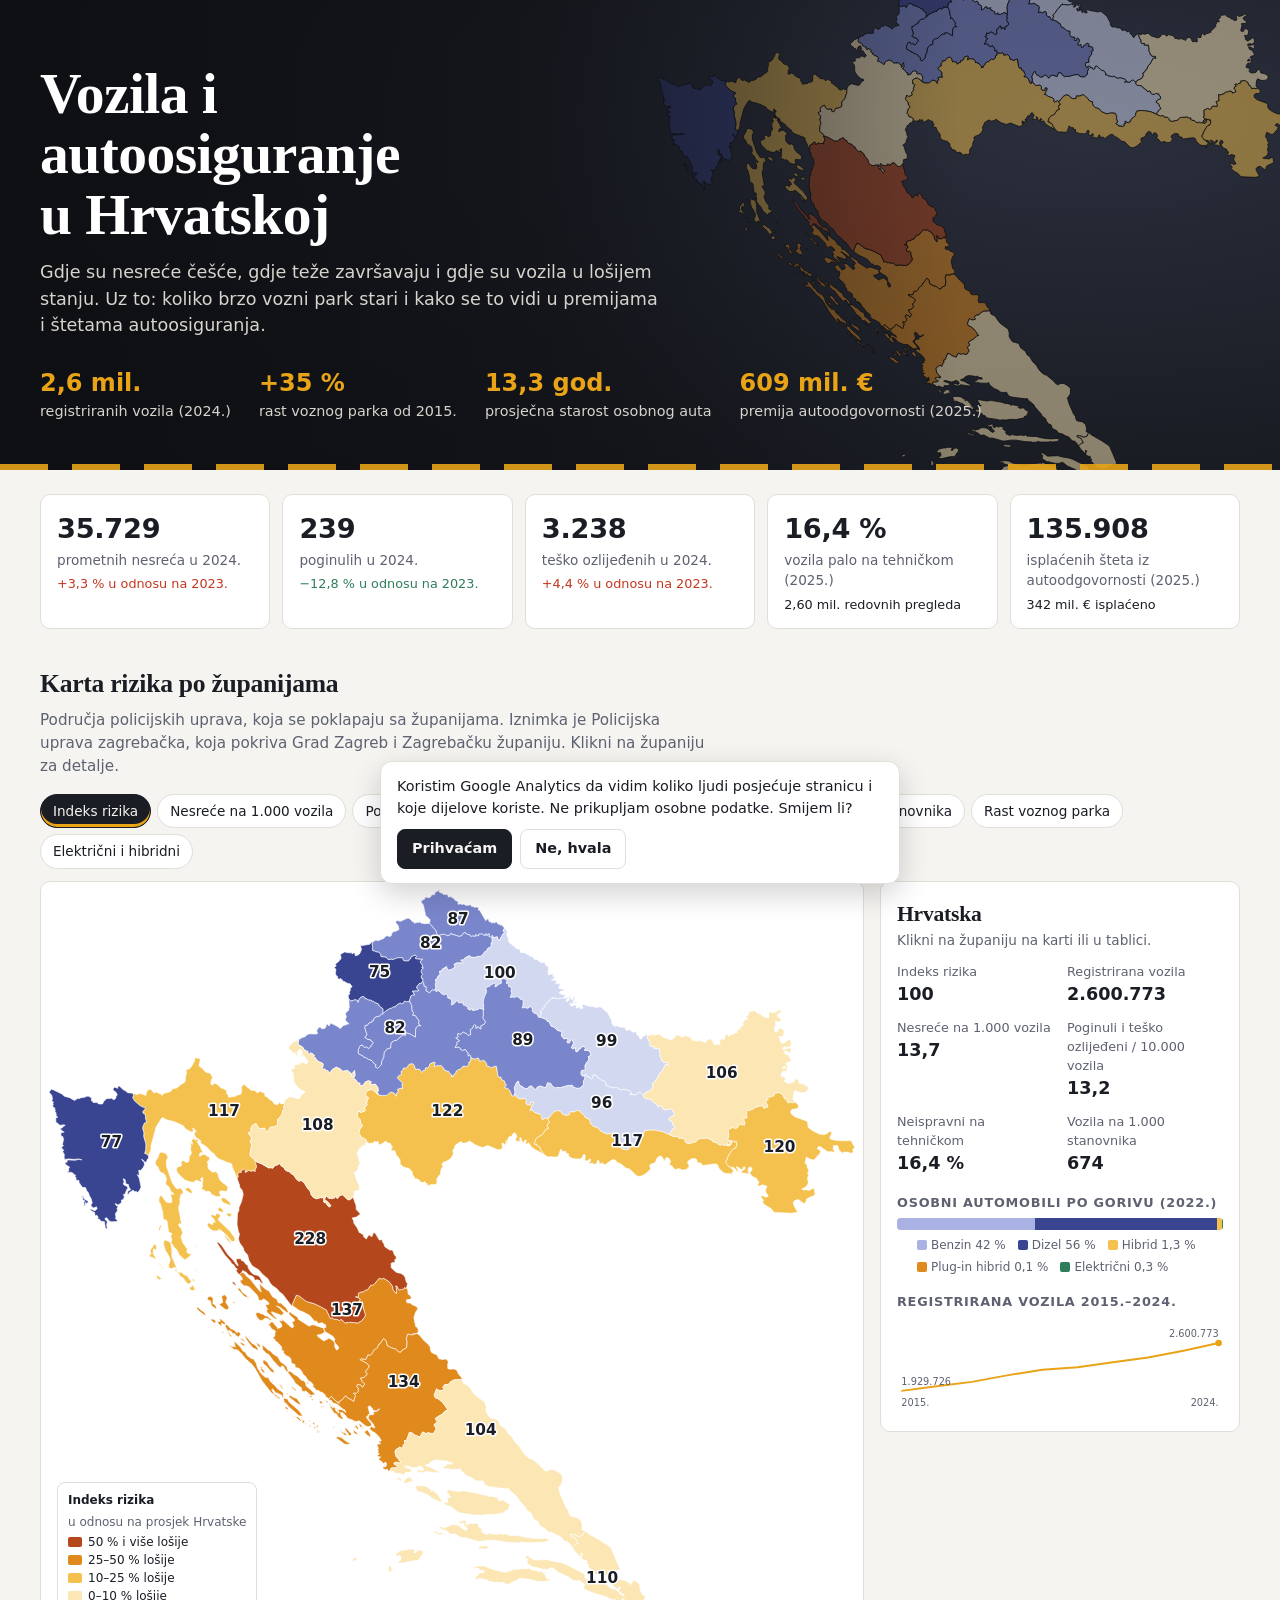
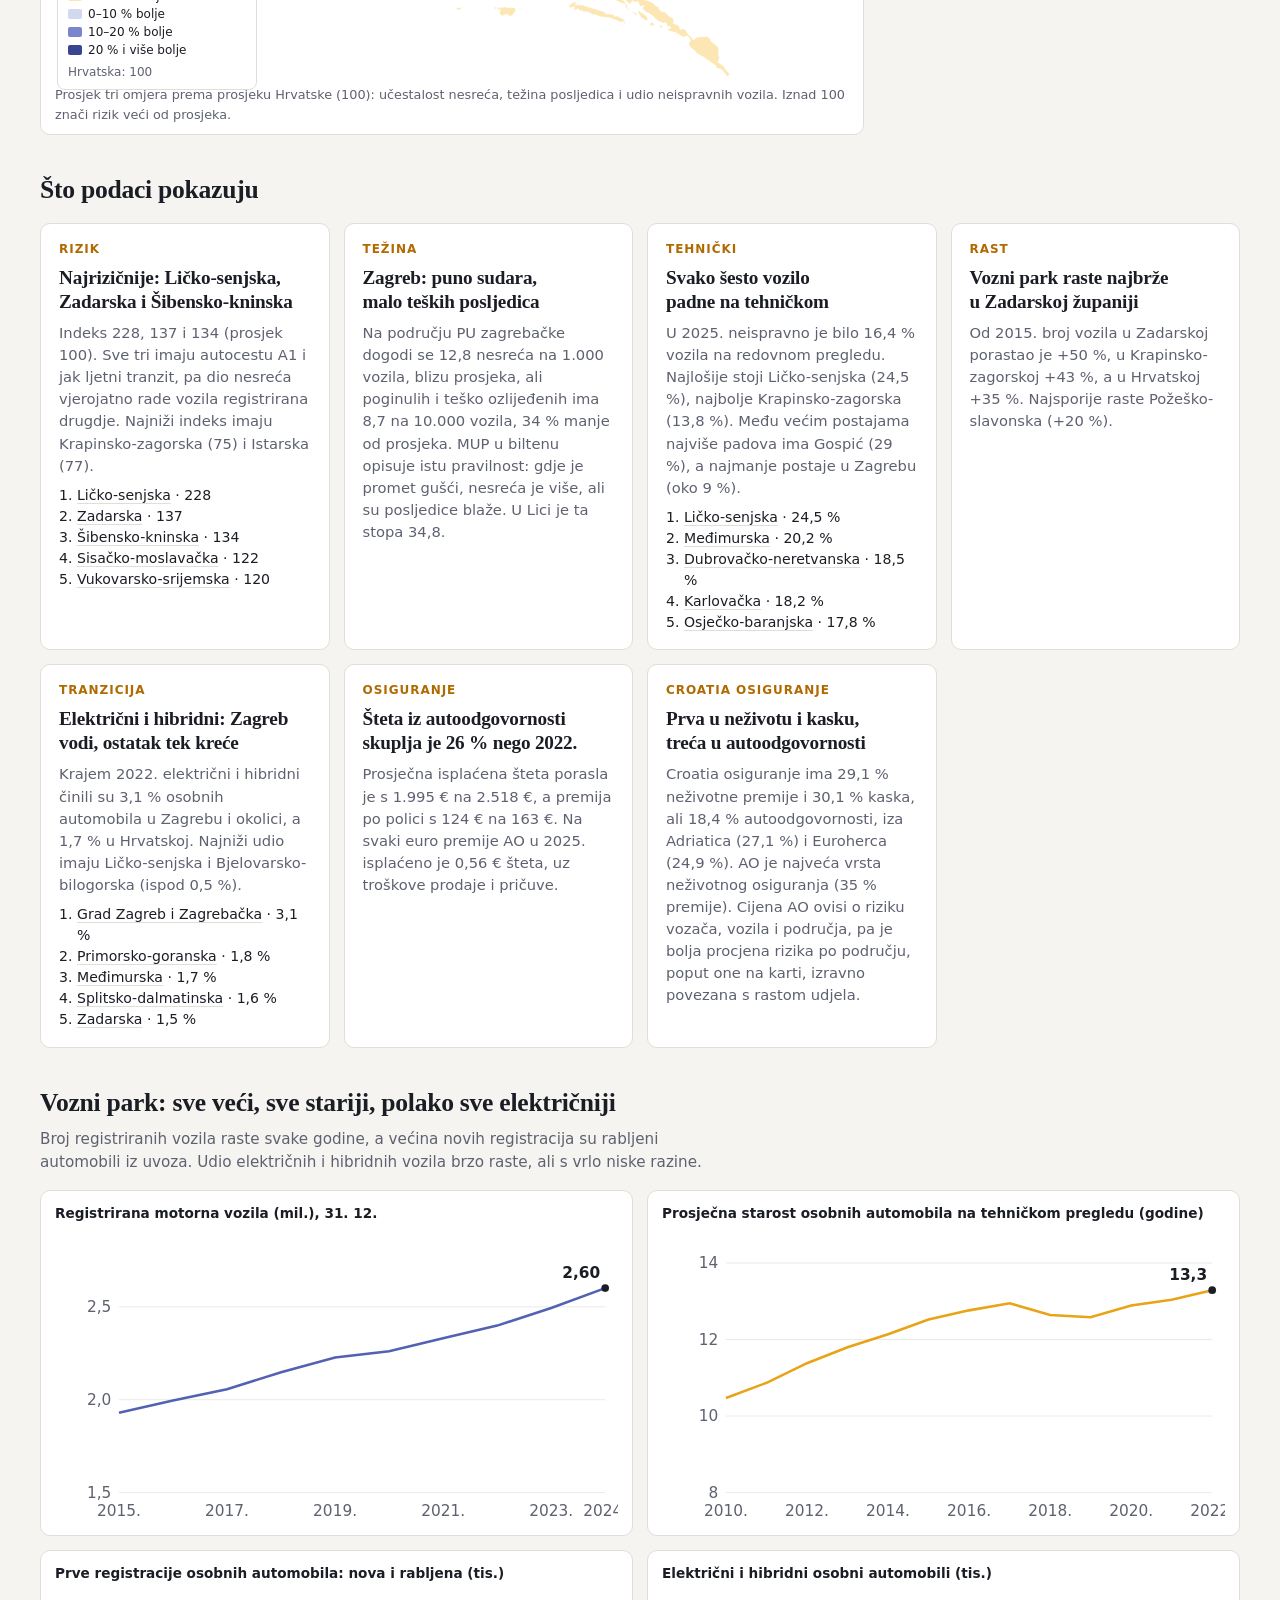
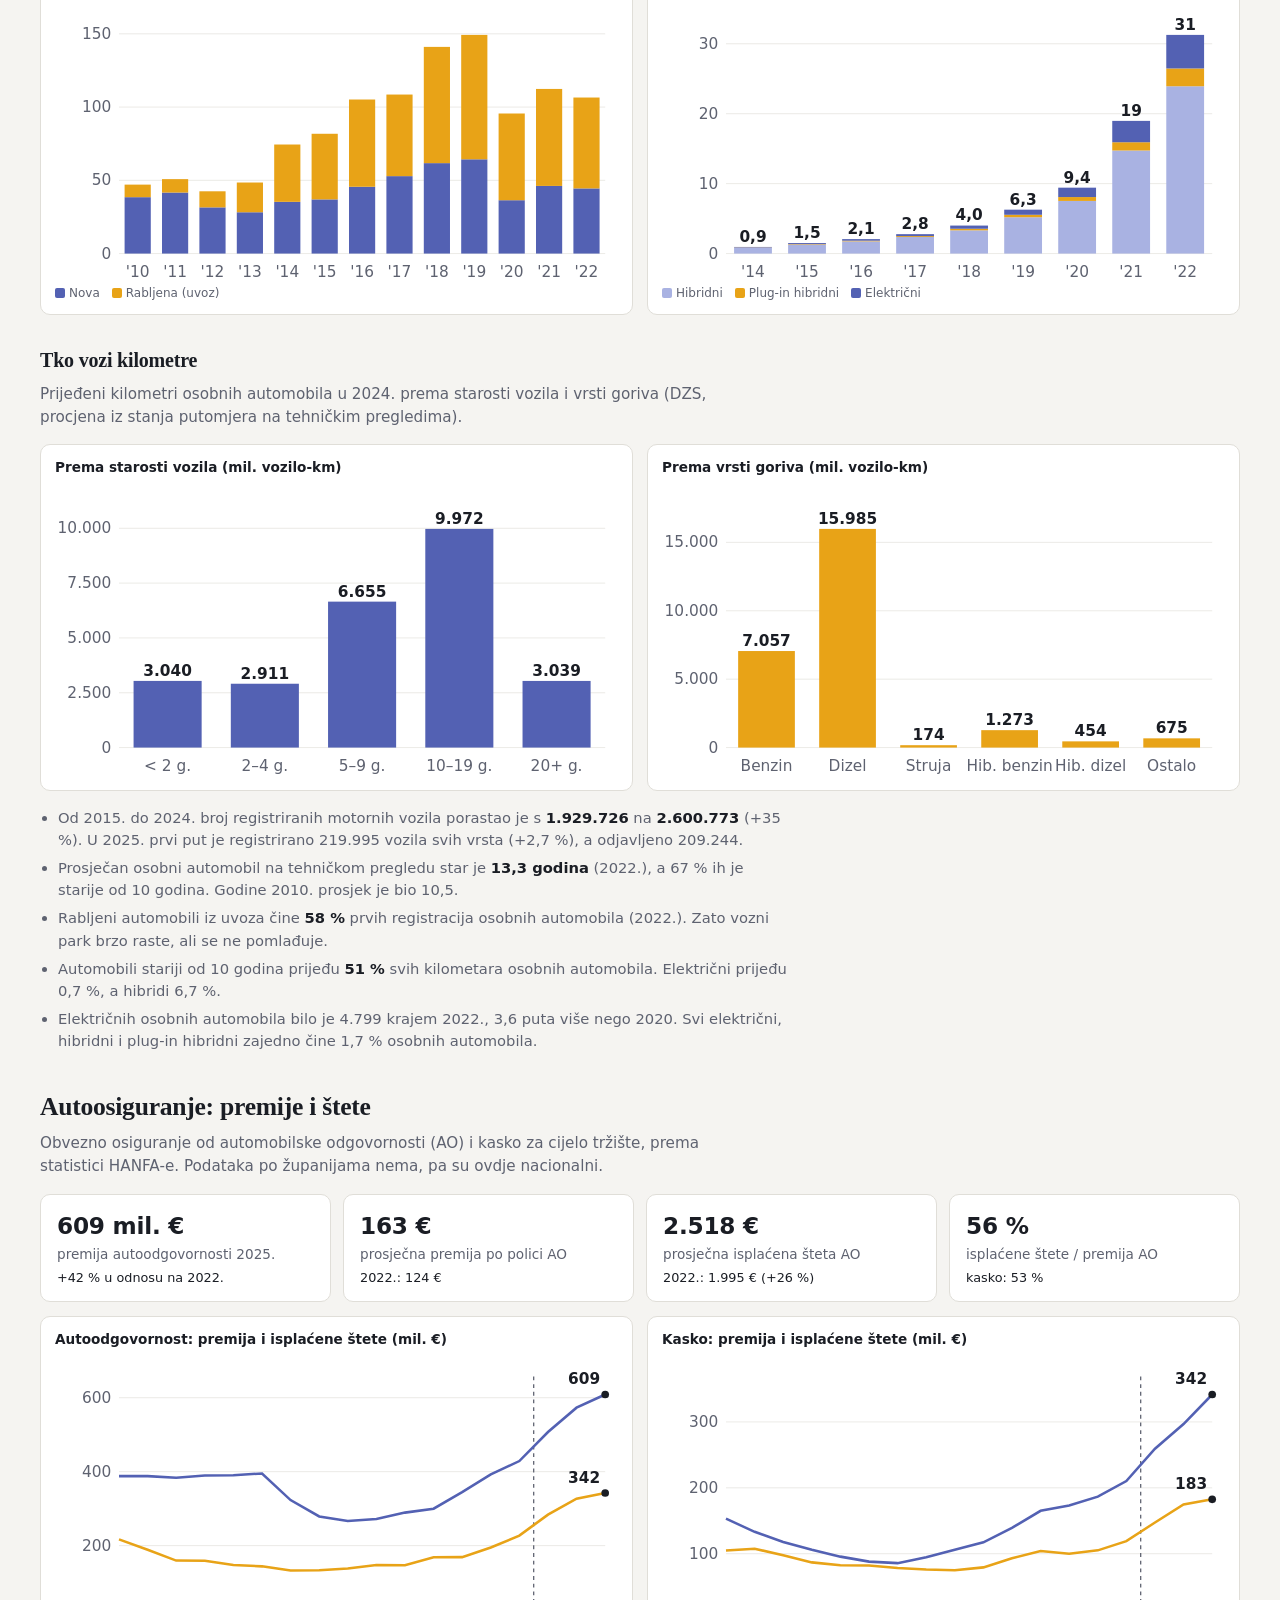
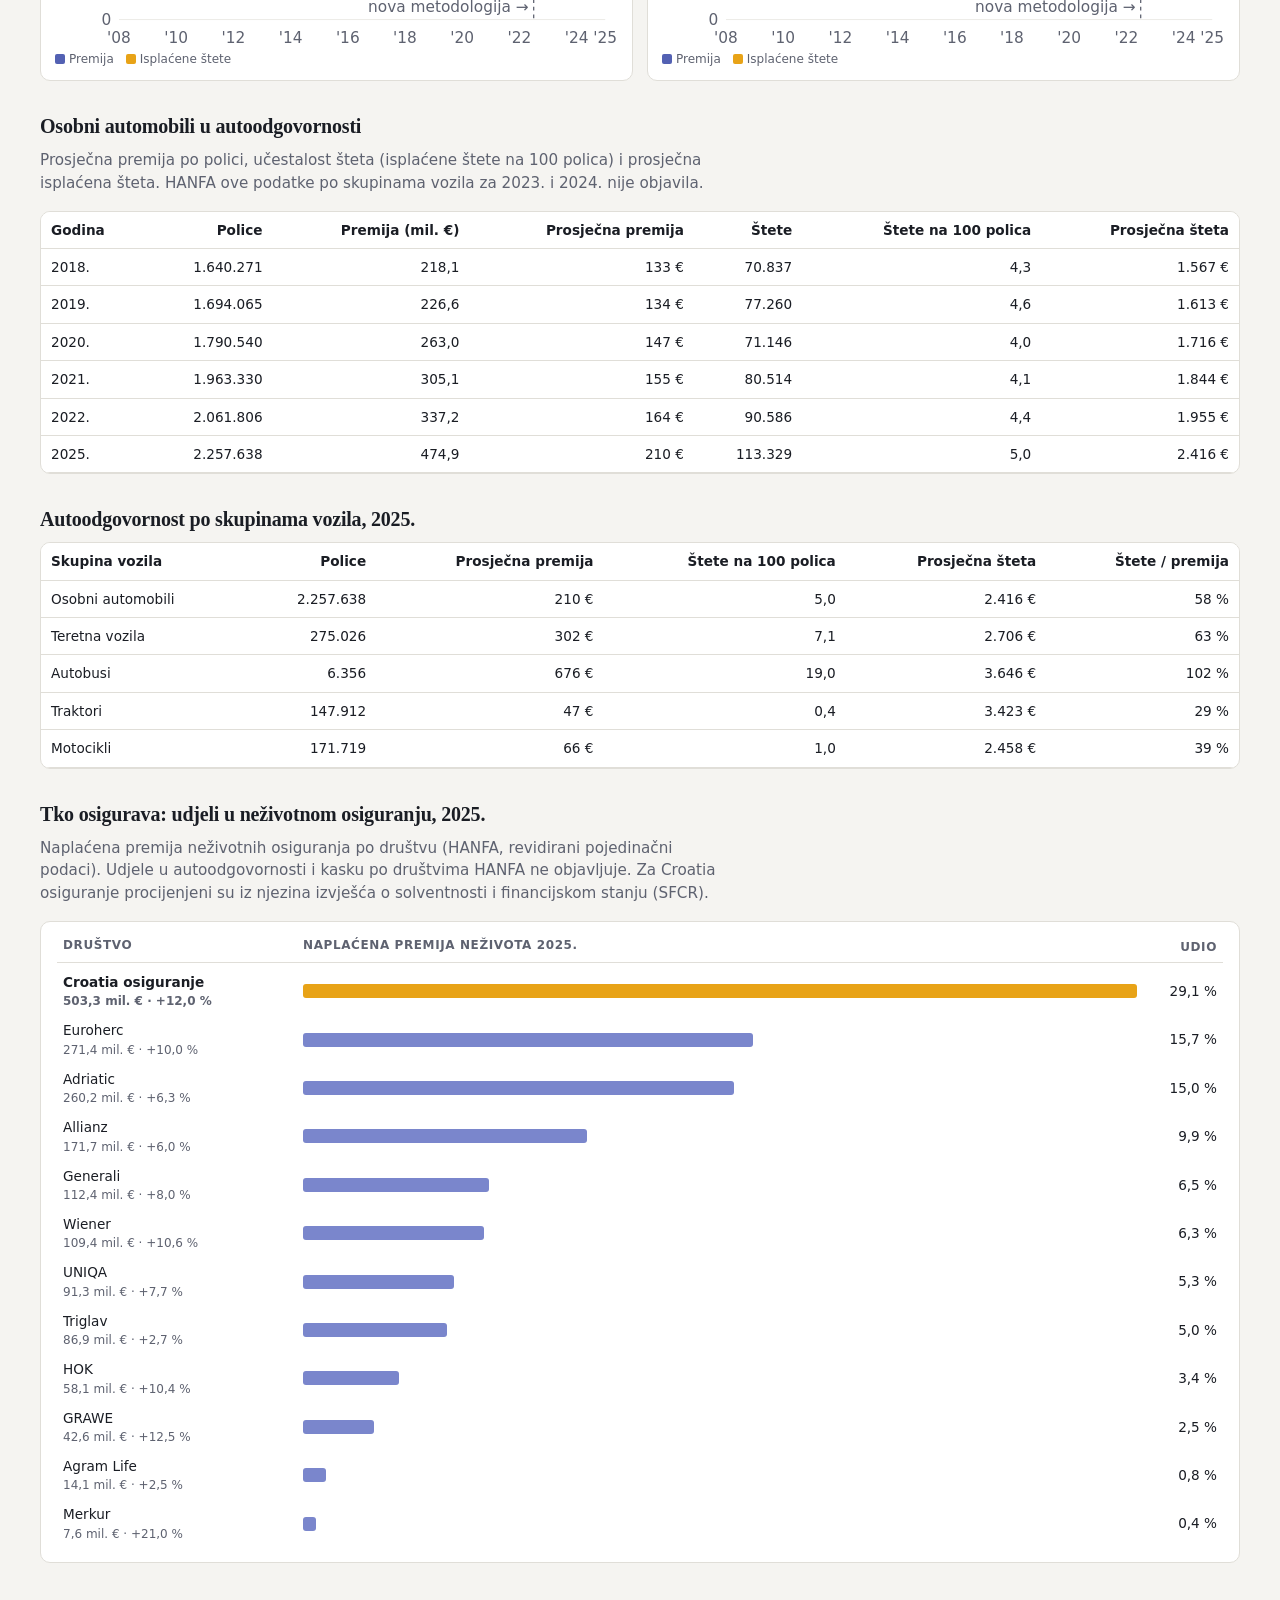
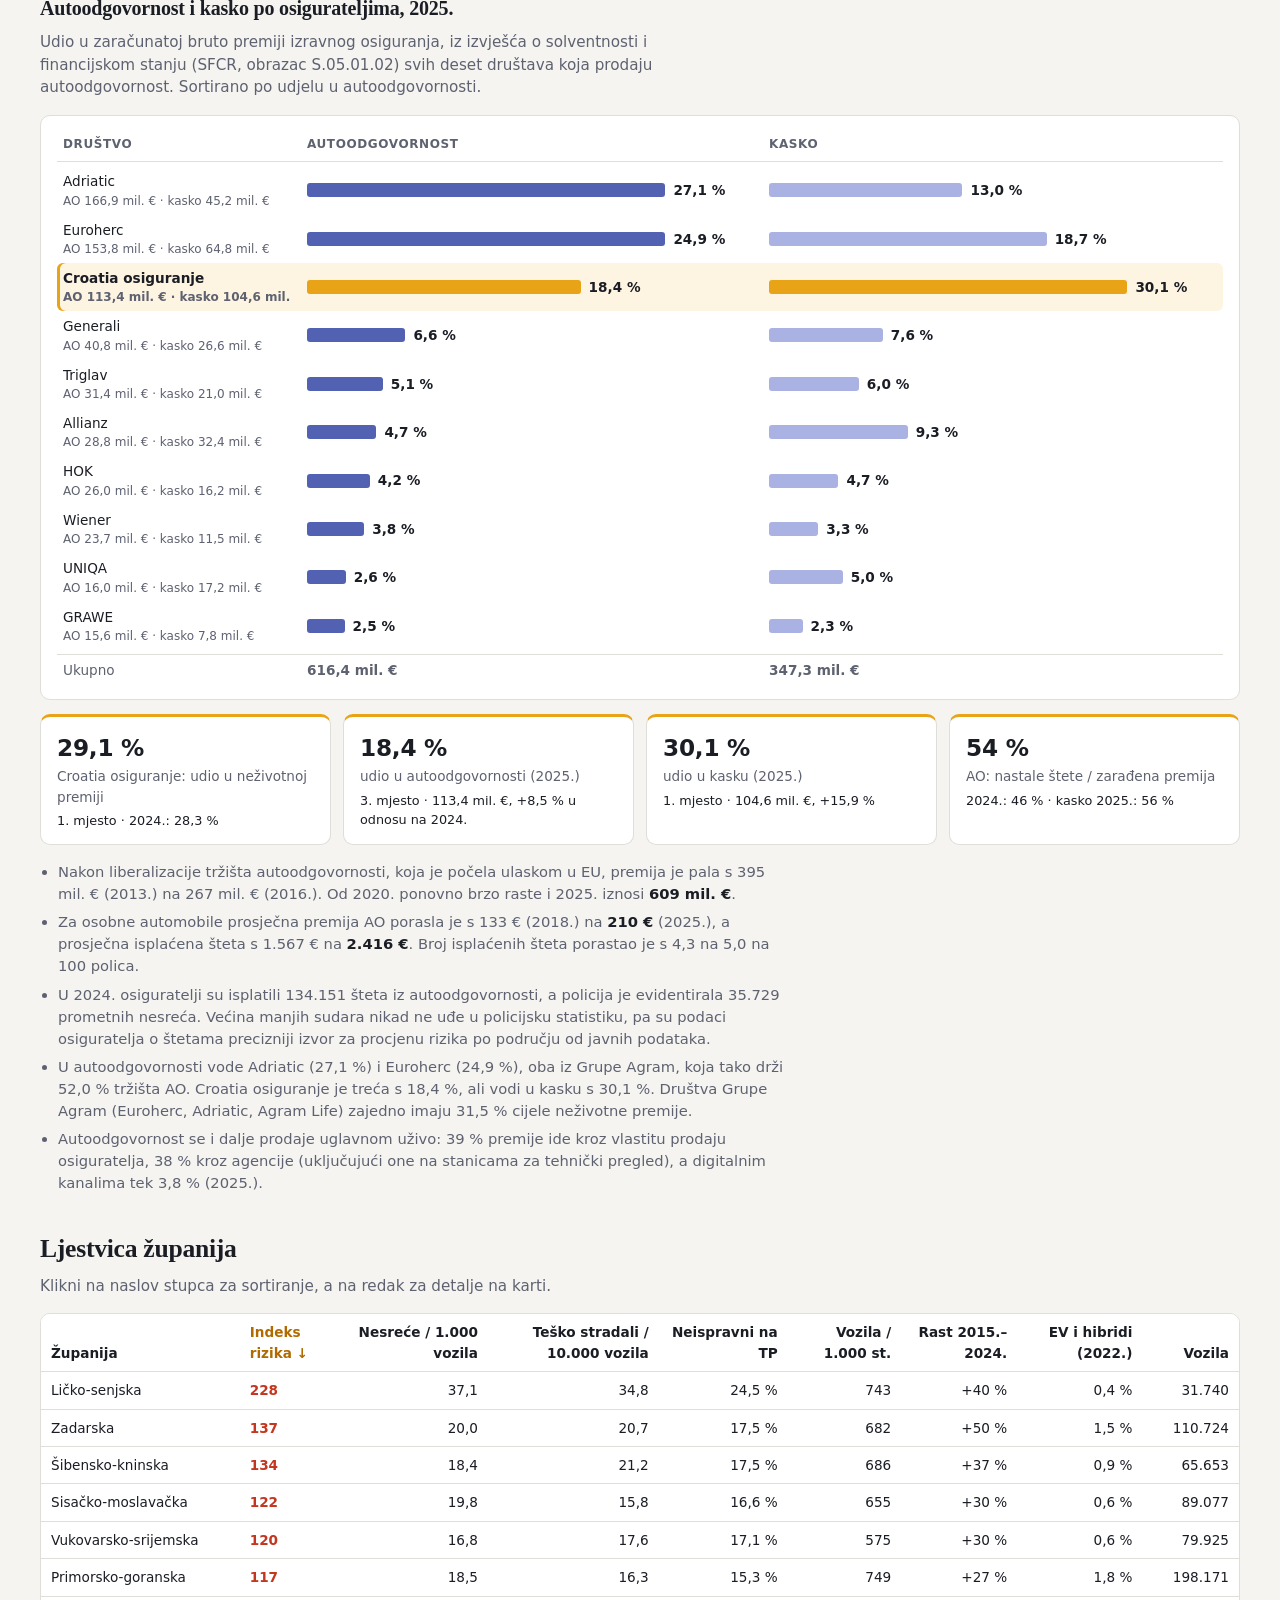
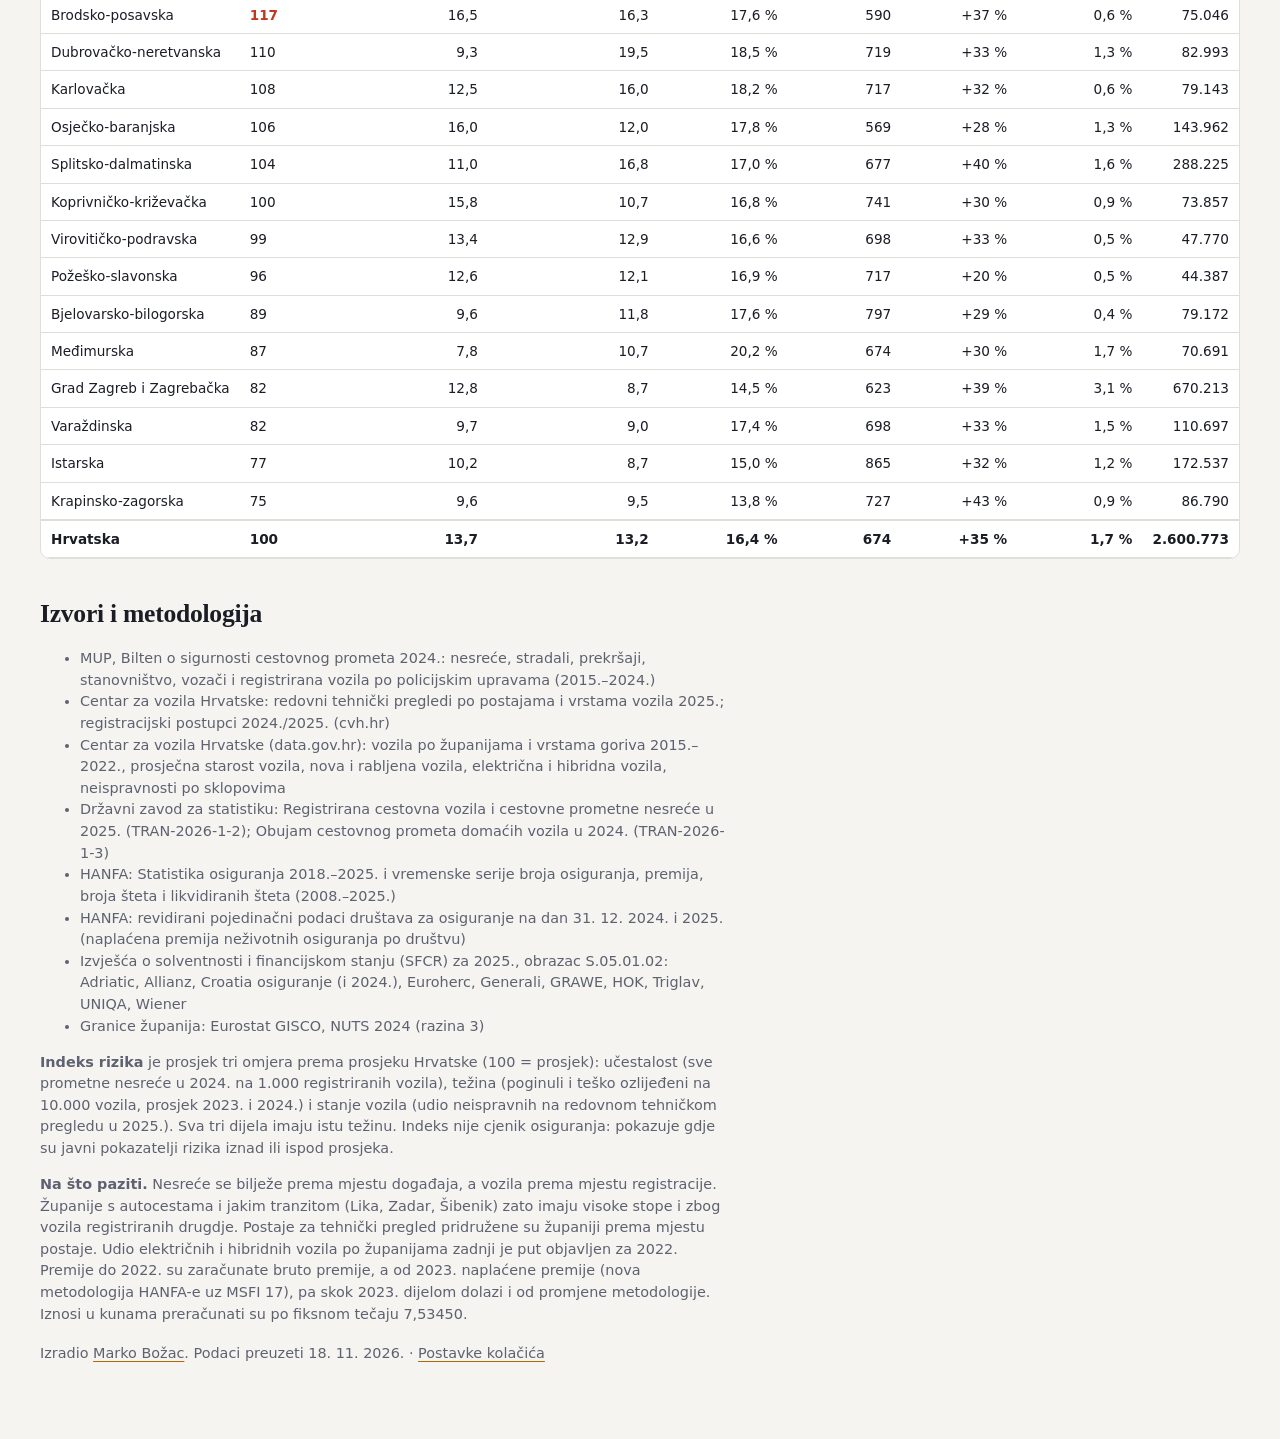
<file: site/index.html>
<!DOCTYPE html>
<html lang="hr">
<head>
<meta charset="utf-8">
<meta name="viewport" content="width=device-width, initial-scale=1">
<title>Vozila i autoosiguranje u Hrvatskoj – karta rizika po županijama</title>
<meta name="description" content="Prometne nesreće, stradali, neispravna vozila na tehničkom pregledu i starenje voznog parka po županijama, uz kretanje premija i šteta autoosiguranja. Otvoreni podaci MUP-a, CVH-a, DZS-a i HANFA-e.">
<link rel="canonical" href="https://markobozac.com/vozila/">
<link rel="icon" href="favicon.svg" type="image/svg+xml">
<meta name="theme-color" content="#1a1d24">
<meta property="og:type" content="website">
<meta property="og:title" content="Vozila i autoosiguranje u Hrvatskoj">
<meta property="og:description" content="Karta rizika po županijama: nesreće, težina posljedica i ispravnost vozila. Uz to starenje voznog parka, rast električnih vozila te premije i štete autoosiguranja.">
<meta property="og:url" content="https://markobozac.com/vozila/">
<meta property="og:locale" content="hr_HR">
<meta property="og:site_name" content="Marko Božac">
<meta property="og:image" content="https://markobozac.com/vozila/og-image.jpg">
<meta property="og:image:width" content="1200">
<meta property="og:image:height" content="630">
<meta property="og:image:alt" content="Karta Hrvatske po županijama s indeksom rizika u prometu">
<meta name="twitter:card" content="summary_large_image">
<meta name="twitter:title" content="Vozila i autoosiguranje u Hrvatskoj">
<meta name="twitter:description" content="Karta rizika po županijama, starenje voznog parka i kretanje premija i šteta autoosiguranja.">
<meta name="twitter:image" content="https://markobozac.com/vozila/og-image.jpg">
<link rel="stylesheet" href="app.css">
</head>
<body>
<header class="top">
  <svg id="herobg" class="herobg" aria-hidden="true" focusable="false"></svg>
  <div class="wrap">
    <h1>Vozila i autoosiguranje u Hrvatskoj</h1>
    <p class="lede">Gdje su nesreće češće, gdje teže završavaju i gdje su vozila u lošijem stanju. Uz to: koliko brzo vozni park stari i kako se to vidi u premijama i štetama autoosiguranja.</p>
    <p class="herofig" id="herofig"></p>
  </div>
</header>

<main class="wrap">
  <section class="kpis" id="kpis" aria-label="Ključni pokazatelji"></section>

  <section class="mapblock" aria-labelledby="map-h">
    <h2 id="map-h">Karta rizika po županijama</h2>
    <p class="sub">Područja policijskih uprava, koja se poklapaju sa županijama. Iznimka je Policijska uprava zagrebačka, koja pokriva Grad Zagreb i Zagrebačku županiju. Klikni na županiju za detalje.</p>
    <div class="mapctl">
      <div class="metric-tabs" role="tablist" id="metricTabs"></div>
    </div>
    <div class="mapgrid">
      <figure class="map" id="mapfig">
        <svg id="map" role="img" aria-label="Karta županija"></svg>
        <div class="legend" id="legend"></div>
        <div class="tip" id="tip" hidden></div>
        <figcaption id="metricNote" class="note"></figcaption>
      </figure>
      <aside class="panel" id="panel" aria-live="polite"></aside>
    </div>
  </section>

  <section class="insights" aria-labelledby="ins-h">
    <h2 id="ins-h">Što podaci pokazuju</h2>
    <div class="cards" id="insights"></div>
  </section>

  <section class="fleet" aria-labelledby="fleet-h">
    <h2 id="fleet-h">Vozni park: sve veći, sve stariji, polako sve električniji</h2>
    <p class="sub">Broj registriranih vozila raste svake godine, a većina novih registracija su rabljeni automobili iz uvoza. Udio električnih i hibridnih vozila brzo raste, ali s vrlo niske razine.</p>
    <div class="trend2">
      <figure class="chartbox"><figcaption>Registrirana motorna vozila (mil.), 31. 12.</figcaption><div id="chFleet"></div></figure>
      <figure class="chartbox"><figcaption>Prosječna starost osobnih automobila na tehničkom pregledu (godine)</figcaption><div id="chAge"></div></figure>
      <figure class="chartbox"><figcaption>Prve registracije osobnih automobila: nova i rabljena (tis.)</figcaption><div id="chNewUsed"></div><div class="leg2" id="lgNewUsed"></div></figure>
      <figure class="chartbox"><figcaption>Električni i hibridni osobni automobili (tis.)</figcaption><div id="chEv"></div><div class="leg2" id="lgEv"></div></figure>
    </div>
    <h3 class="h3">Tko vozi kilometre</h3>
    <p class="sub">Prijeđeni kilometri osobnih automobila u 2024. prema starosti vozila i vrsti goriva (DZS, procjena iz stanja putomjera na tehničkim pregledima).</p>
    <div class="trend2">
      <figure class="chartbox"><figcaption>Prema starosti vozila (mil. vozilo-km)</figcaption><div id="chVkmAge"></div></figure>
      <figure class="chartbox"><figcaption>Prema vrsti goriva (mil. vozilo-km)</figcaption><div id="chVkmFuel"></div></figure>
    </div>
    <ul class="tnotes" id="fleetNotes"></ul>
  </section>

  <section class="ins" aria-labelledby="ins2-h">
    <h2 id="ins2-h">Autoosiguranje: premije i štete</h2>
    <p class="sub">Obvezno osiguranje od automobilske odgovornosti (AO) i kasko za cijelo tržište, prema statistici HANFA-e. Podataka po županijama nema, pa su ovdje nacionalni.</p>
    <div class="tkpis" id="insKpis"></div>
    <div class="trend2">
      <figure class="chartbox"><figcaption>Autoodgovornost: premija i isplaćene štete (mil. €)</figcaption><div id="chAo"></div><div class="leg2" id="lgAo"></div></figure>
      <figure class="chartbox"><figcaption>Kasko: premija i isplaćene štete (mil. €)</figcaption><div id="chKasko"></div><div class="leg2" id="lgKasko"></div></figure>
    </div>
    <h3 class="h3">Osobni automobili u autoodgovornosti</h3>
    <p class="sub">Prosječna premija po polici, učestalost šteta (isplaćene štete na 100 polica) i prosječna isplaćena šteta. HANFA ove podatke po skupinama vozila za 2023. i 2024. nije objavila.</p>
    <div class="tablewrap"><table id="aoCarsTable"></table></div>
    <h3 class="h3">Autoodgovornost po skupinama vozila, 2025.</h3>
    <div class="tablewrap"><table id="aoGroupsTable"></table></div>
    <h3 class="h3">Tko osigurava: udjeli u neživotnom osiguranju, 2025.</h3>
    <p class="sub">Naplaćena premija neživotnih osiguranja po društvu (HANFA, revidirani pojedinačni podaci). Udjele u autoodgovornosti i kasku po društvima HANFA ne objavljuje. Za Croatia osiguranje procijenjeni su iz njezina izvješća o solventnosti i financijskom stanju (SFCR).</p>
    <div class="opschart" id="insurersChart"></div>
    <h3 class="h3">Autoodgovornost i kasko po osigurateljima, 2025.</h3>
    <p class="sub">Udio u zaračunatoj bruto premiji izravnog osiguranja, iz izvješća o solventnosti i financijskom stanju (SFCR, obrazac S.05.01.02) svih deset društava koja prodaju autoodgovornost. Sortirano po udjelu u autoodgovornosti.</p>
    <div class="opschart" id="motorChart"></div>
    <div class="tkpis co" id="coKpis"></div>
    <ul class="tnotes" id="insNotes"></ul>
  </section>

  <section class="rank" aria-labelledby="rank-h">
    <h2 id="rank-h">Ljestvica županija</h2>
    <p class="sub">Klikni na naslov stupca za sortiranje, a na redak za detalje na karti.</p>
    <div class="tablewrap"><table id="rankTable"></table></div>
  </section>

  <section class="method" aria-labelledby="m-h">
    <h2 id="m-h">Izvori i metodologija</h2>
    <ul id="sources"></ul>
    <p><b>Indeks rizika</b> je prosjek tri omjera prema prosjeku Hrvatske (100 = prosjek): učestalost (sve prometne nesreće u 2024. na 1.000 registriranih vozila), težina (poginuli i teško ozlijeđeni na 10.000 vozila, prosjek 2023. i 2024.) i stanje vozila (udio neispravnih na redovnom tehničkom pregledu u 2025.). Sva tri dijela imaju istu težinu. Indeks nije cjenik osiguranja: pokazuje gdje su javni pokazatelji rizika iznad ili ispod prosjeka.</p>
    <p><b>Na što paziti.</b> Nesreće se bilježe prema mjestu događaja, a vozila prema mjestu registracije. Županije s autocestama i jakim tranzitom (Lika, Zadar, Šibenik) zato imaju visoke stope i zbog vozila registriranih drugdje. Postaje za tehnički pregled pridružene su županiji prema mjestu postaje. Udio električnih i hibridnih vozila po županijama zadnji je put objavljen za 2022. Premije do 2022. su zaračunate bruto premije, a od 2023. naplaćene premije (nova metodologija HANFA-e uz MSFI 17), pa skok 2023. dijelom dolazi i od promjene metodologije. Iznosi u kunama preračunati su po fiksnom tečaju 7,53450.</p>
    <p class="by">Izradio <a href="https://markobozac.com/">Marko Božac</a>. Podaci preuzeti 18. 11. 2026. · <a href="#" id="cookieSettings">Postavke kolačića</a></p>
  </section>
</main>

<script src="consent.js"></script>
<script src="data.js"></script>
<script src="app.js"></script>
</body>
</html>
</file>
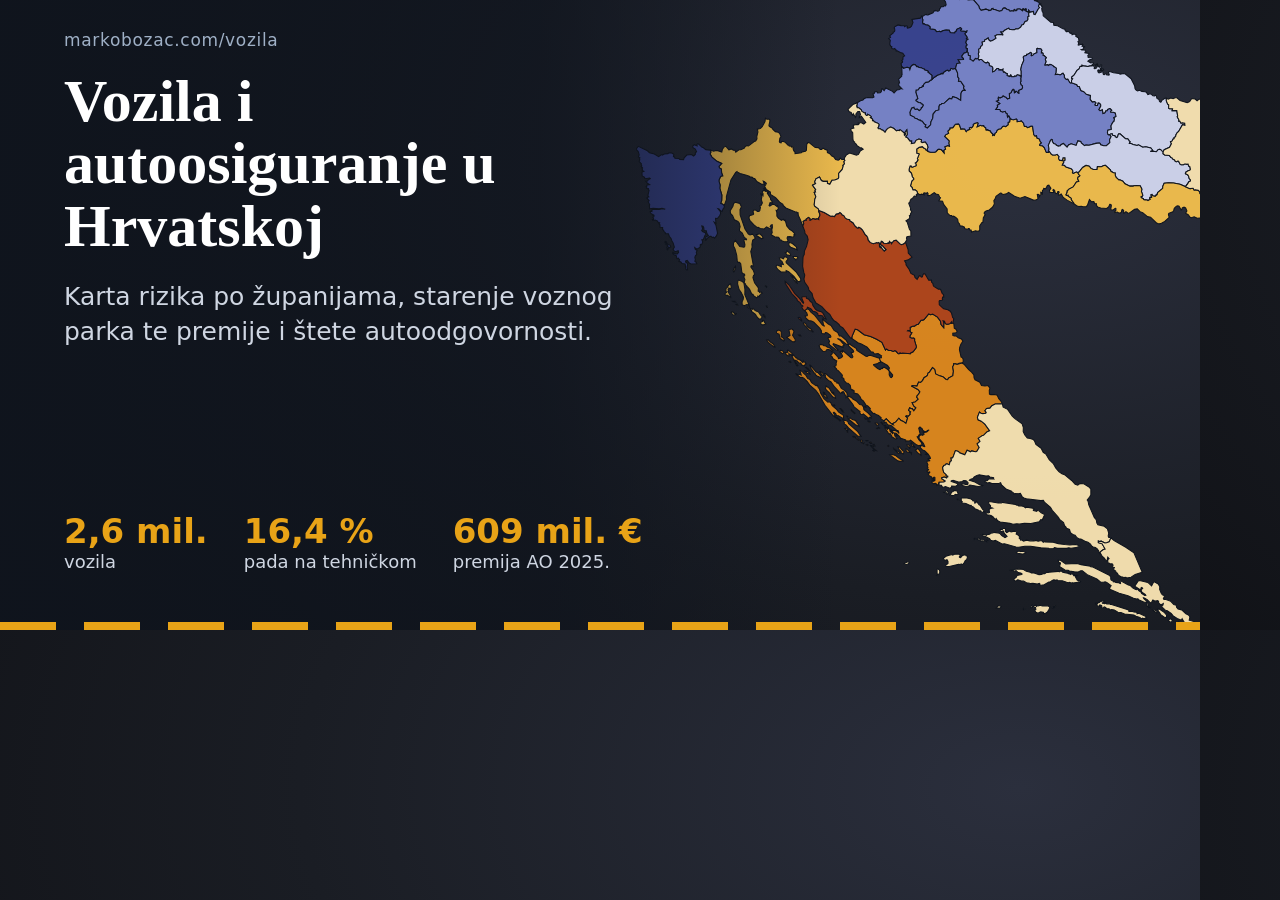
<file: scripts/social/card.html>
<!DOCTYPE html><html lang="hr"><head><meta charset="utf-8">
<style>
html,body{margin:0;width:1200px;height:630px;overflow:hidden}
body{background:radial-gradient(120% 140% at 85% 25%,#2b2f3d 0%,#1a1d24 50%,#0e0f13 100%);font-family:system-ui,-apple-system,"Segoe UI",Roboto,Arial,sans-serif;color:#fff;position:relative}
svg{position:absolute;right:-150px;top:-30px;height:700px;width:auto;opacity:.95}
body::after{content:"";position:absolute;inset:0;background:linear-gradient(90deg,rgba(15,20,29,.95) 0%,rgba(15,20,29,.75) 45%,rgba(15,20,29,0) 70%)}
.t,.f,.u{z-index:1}
.t{position:absolute;left:64px;top:70px;width:560px}
h1{font-family:"Iowan Old Style","Palatino Linotype",Palatino,Georgia,serif;font-size:60px;line-height:1.04;margin:0 0 22px;font-weight:600}
p{font-size:25px;line-height:1.4;color:#cfd6e2;margin:0}
.f{position:absolute;left:64px;bottom:58px;display:flex;gap:36px;font-size:18px;color:#cfd6e2}
.f b{display:block;font-size:34px;color:#e8a317;font-weight:650}
body::before{content:"";position:absolute;left:0;right:0;bottom:0;height:8px;z-index:2;background:repeating-linear-gradient(90deg,#e8a317 0 56px,transparent 56px 84px)}
.u{position:absolute;left:64px;top:30px;font-size:17px;color:#9fb0c6;letter-spacing:.04em}
</style></head><body>
<svg id="m"></svg>
<div class="t"><h1>Vozila i autoosiguranje u Hrvatskoj</h1><p>Karta rizika po županijama, starenje voznog parka te premije i štete autoodgovornosti.</p></div>
<div class="f" id="f"></div>
<div class="u">markobozac.com/vozila</div>
<script src="../../site/data.js"></script>
<script>
const D=window.D,g=D.geo,m=document.getElementById('m');m.setAttribute('viewBox',`0 0 ${g.w} ${g.h}`);
const br=[80,90,100,110,125,150],cs=['#3a4592','#7a86cc','#d3d8f1','#fbe6b4','#f4c04e','#e08a1e','#b4471b'];
const by=new Map(D.areas.map(a=>[a.id,a]));const col=v=>{let i=0;while(i<br.length&&v>=br[i])i++;return cs[i]};
m.innerHTML=g.shapes.map(s=>`<path d="${s.d}" fill="${col(by.get(s.a).r.risk)}" stroke="#0f141d" stroke-width="1.5"/>`).join('');
const nf=(x,d=0)=>x.toLocaleString('hr-HR',{minimumFractionDigits:d,maximumFractionDigits:d});
const L=D.ins[D.ins.length-1];
document.getElementById('f').innerHTML=[[nf(D.nat.veh/1e6,1)+' mil.','vozila'],[nf(100*D.tp.fail/D.tp.n,1)+' %','pada na tehničkom'],[nf(L.ao.prem)+' mil. €','premija AO 2025.']].map(([v,l])=>`<span><b>${v}</b>${l}</span>`).join('');
</script></body></html>
</file>
<file: site/app.css>
/* Layout: one column of sections; map + detail panel side by side on desktop, stacked on phone. */
:root {
  --bg: #f4f6f6;
  --surface: #ffffff;
  --ink: #13232e;
  --muted: #5b6b75;
  --line: #d9e0e3;
  --accent: #c2611f;      /* used for highlights: selection, premium gap */
  --sea-0: #e8f1f2; --sea-1: #c3dfe2; --sea-2: #8cc4cb; --sea-3: #4fa1ad; --sea-4: #24798b; --sea-5: #145468; --sea-6: #0b3346;
  --neg-2: #b4472e; --neg-1: #e39a83; --neu: #e6e3dc; --pos-1: #8cc4cb; --pos-2: #24798b;
  --nodata: #eceeee;
  --good: #2c7a4b; --warn: #b7791f; --bad: #b4472e;
  --font-display: "Iowan Old Style", "Palatino Linotype", Palatino, "Book Antiqua", Georgia, serif;
  --font-body: system-ui, -apple-system, "Segoe UI", Roboto, "Helvetica Neue", Arial, sans-serif;
  --r: 10px;
  color-scheme: light;
}
@media (prefers-color-scheme: dark) {
  :root:not([data-theme="light"]) {
    --bg: #0e171d; --surface: #15212a; --ink: #e5ecef; --muted: #9aabb4; --line: #263540; --accent: #e8894a;
    --sea-0: #1b2c35; --sea-1: #1d4250; --sea-2: #1f5e6d; --sea-3: #2a7f8e; --sea-4: #4aa3af; --sea-5: #85c7cf; --sea-6: #c9e8eb;
    --neg-2: #e07a5f; --neg-1: #8a4a3a; --neu: #2b3940; --pos-1: #1f5e6d; --pos-2: #4aa3af; --nodata: #1c272e;
    color-scheme: dark;
  }
}
:root[data-theme="dark"] {
  --bg: #0e171d; --surface: #15212a; --ink: #e5ecef; --muted: #9aabb4; --line: #263540; --accent: #e8894a;
  --sea-0: #1b2c35; --sea-1: #1d4250; --sea-2: #1f5e6d; --sea-3: #2a7f8e; --sea-4: #4aa3af; --sea-5: #85c7cf; --sea-6: #c9e8eb;
  --neg-2: #e07a5f; --neg-1: #8a4a3a; --neu: #2b3940; --pos-1: #1f5e6d; --pos-2: #4aa3af; --nodata: #1c272e;
  color-scheme: dark;
}

* { box-sizing: border-box; }
html, body { margin: 0; }
body { background: var(--bg); color: var(--ink); font: 16px/1.5 var(--font-body); -webkit-font-smoothing: antialiased; }
a { color: inherit; text-decoration-color: var(--accent); text-underline-offset: 3px; }
.wrap { max-width: 1240px; margin: 0 auto; padding: 0 20px; }
.sr { position: absolute; width: 1px; height: 1px; overflow: hidden; clip: rect(0 0 0 0); }
h1, h2, h3 { font-family: var(--font-display); font-weight: 600; text-wrap: balance; margin: 0; letter-spacing: -0.01em; }
h2 { font-size: 1.6rem; margin-bottom: 6px; }
.opscount { margin-top: -8px; }
.opscount b { color: var(--ink); }
.sub { color: var(--muted); max-width: 70ch; margin: 0 0 16px; font-size: .95rem; }
:focus-visible { outline: 2px solid var(--accent); outline-offset: 2px; }

.top { position: relative; overflow: hidden; padding: 64px 0 48px; color: #f2f8f9; border-bottom: 0;
  background: radial-gradient(120% 140% at 85% 30%, #34405a 0%, #1b2433 48%, #0f141d 100%); }
.top::after { content: ""; position: absolute; inset: 0; pointer-events: none;
  background: linear-gradient(90deg, rgba(15,20,29,.92) 0%, rgba(15,20,29,.62) 42%, rgba(15,20,29,0) 75%); }
.herobg { position: absolute; right: -2%; top: 50%; transform: translateY(-50%); height: 135%; width: auto; max-width: none; pointer-events: none; }
.top .wrap { position: relative; z-index: 1; }
.kicker { text-transform: uppercase; letter-spacing: .12em; font-size: .75rem; color: #ffd27a; margin: 0 0 10px; font-weight: 600; }
.top h1 { font-size: clamp(2.1rem, 5.2vw, 3.6rem); line-height: 1.05; max-width: 16ch; color: #fff; }
.lede { max-width: 56ch; color: #cfd6e2; font-size: 1.1rem; margin: 14px 0 0; }
.herofig { display: flex; flex-wrap: wrap; gap: 8px 28px; margin: 26px 0 0; font-size: .9rem; color: #cfd6e2; }
.herofig b { display: block; font-size: 1.5rem; color: #fff; font-variant-numeric: tabular-nums; font-weight: 650; }
@media (max-width: 700px) {
  .top { padding: 44px 0 36px; }
  .herobg { right: -35%; height: 120%; opacity: .55; }
  .top::after { background: linear-gradient(180deg, rgba(15,20,29,.55), rgba(15,20,29,.8)); }
}

main > section { margin-top: 36px; }
.kpis { display: grid; grid-template-columns: repeat(auto-fit, minmax(150px, 1fr)); gap: 12px; margin-top: 24px !important; }
.kpi { background: var(--surface); border: 1px solid var(--line); border-radius: var(--r); padding: 14px 16px; }
.kpi .v { font-size: 1.7rem; font-weight: 650; font-variant-numeric: tabular-nums; letter-spacing: -.01em; }
.kpi .l { font-size: .85rem; color: var(--muted); }
.kpi .d { font-size: .8rem; margin-top: 4px; font-variant-numeric: tabular-nums; }
.up { color: var(--good); } .down { color: var(--bad); }

.mapctl { display: flex; flex-wrap: wrap; gap: 12px; align-items: center; justify-content: space-between; margin-bottom: 12px; }
.metric-tabs { display: flex; flex-wrap: wrap; gap: 6px; }
.metric-tabs button { font: inherit; font-size: .85rem; border: 1px solid var(--line); background: var(--surface); color: var(--ink); border-radius: 999px; padding: 6px 12px; cursor: pointer; }
.metric-tabs button[aria-selected="true"] { background: var(--ink); color: var(--bg); border-color: var(--ink); }
.mapopts { display: flex; gap: 12px; align-items: center; flex-wrap: wrap; }
.chk { font-size: .85rem; display: flex; gap: 6px; align-items: center; cursor: pointer; }
.search { position: relative; }
.search input { font: inherit; font-size: .9rem; padding: 7px 12px; border: 1px solid var(--line); border-radius: 8px; background: var(--surface); color: var(--ink); width: 240px; max-width: 100%; }
.qres { position: absolute; z-index: 5; top: 100%; left: 0; right: 0; margin: 4px 0 0; padding: 4px; list-style: none; background: var(--surface); border: 1px solid var(--line); border-radius: 8px; box-shadow: 0 8px 24px rgba(0,0,0,.12); max-height: 260px; overflow: auto; }
.qres li { padding: 6px 8px; border-radius: 6px; cursor: pointer; font-size: .9rem; }
.qres li:hover, .qres li[aria-selected="true"] { background: var(--sea-0); }
.qres small { color: var(--muted); }

.mapgrid { display: grid; grid-template-columns: minmax(0, 1fr) 360px; gap: 16px; align-items: start; }
@media (max-width: 900px) { .mapgrid { grid-template-columns: 1fr; } }
.map { position: relative; margin: 0; background: var(--surface); border: 1px solid var(--line); border-radius: var(--r); padding: 8px; }
#map { width: 100%; height: auto; display: block; touch-action: pan-y; cursor: grab; user-select: none; -webkit-user-select: none; }
#map path.u { stroke: var(--surface); stroke-width: .35; cursor: pointer; vector-effect: non-scaling-stroke; }
#map path.u:hover { stroke: var(--ink); stroke-width: 1.2; }
#map path.u.sel { stroke: var(--accent); stroke-width: 2.2; }
#map circle.b { stroke: var(--surface); stroke-width: .6; vector-effect: non-scaling-stroke; cursor: pointer; }
#map circle.b:hover { stroke: var(--ink); stroke-width: 1.5; }
.zoomctl { position: absolute; top: 16px; right: 16px; display: flex; flex-direction: column; border: 1px solid var(--line); border-radius: 8px; overflow: hidden; background: var(--surface); box-shadow: 0 2px 8px rgba(0,0,0,.08); }
.zoomctl button { font: 600 18px/1 var(--font-body); width: 36px; height: 36px; border: 0; background: var(--surface); color: var(--ink); cursor: pointer; }
.zoomctl button + button { border-top: 1px solid var(--line); }
.zoomctl button:hover:not(:disabled) { background: var(--sea-0); }
.zoomctl button:disabled { color: var(--line); cursor: default; }
.note { font-size: .8rem; color: var(--muted); padding: 6px 6px 2px; }
.legend { position: absolute; left: 16px; bottom: 44px; background: color-mix(in srgb, var(--surface) 92%, transparent); border: 1px solid var(--line); border-radius: 8px; padding: 8px 10px; font-size: .75rem; max-width: 220px; }
.legend .t { font-weight: 600; margin-bottom: 4px; }
.legend .row { display: flex; align-items: center; gap: 6px; font-variant-numeric: tabular-nums; }
.legend .sw { width: 14px; height: 10px; border-radius: 2px; flex: none; }
@media (max-width: 600px) { .legend { position: static; margin: 6px; max-width: none; display: flex; flex-wrap: wrap; gap: 4px 10px; } .legend .t { width: 100%; } }
.tip { position: absolute; pointer-events: none; background: var(--ink); color: var(--bg); padding: 6px 9px; border-radius: 6px; font-size: .8rem; max-width: 240px; z-index: 4; }
.tip b { display: block; }

.panel { background: var(--surface); border: 1px solid var(--line); border-radius: var(--r); padding: 16px; min-height: 300px; }
.panel h3 { font-size: 1.35rem; }
.panel .cty { color: var(--muted); font-size: .85rem; margin-bottom: 12px; }
.stats { display: grid; grid-template-columns: 1fr 1fr; gap: 10px 14px; margin: 6px 0 12px; }
.stats div { font-size: .8rem; color: var(--muted); }
.stats .pc { font-size: .78rem; font-weight: 600; color: var(--accent); margin-left: 4px; }
.lvl { display: inline-block; font-size: .68rem; font-weight: 600; padding: 0 6px; border-radius: 999px; margin-left: 2px; white-space: nowrap; background: var(--neu); color: var(--ink); }
.lvl.good { background: color-mix(in srgb, var(--good) 16%, transparent); color: var(--good); }
.lvl.bad { background: color-mix(in srgb, var(--bad) 14%, transparent); color: var(--bad); }
.sh { display: flex; align-items: center; gap: 6px; }
.info { position: relative; display: inline-grid; place-items: center; width: 16px; height: 16px; border-radius: 50%; border: 1px solid var(--muted); color: var(--muted); font: italic 600 10px/1 Georgia, serif; text-transform: none; letter-spacing: 0; cursor: help; }
.info .pop { display: none; position: absolute; z-index: 6; top: 22px; left: -8px; width: 250px; padding: 8px 10px; border-radius: 6px; background: var(--ink); color: var(--bg); font: 400 .78rem/1.4 var(--font-body); text-transform: none; letter-spacing: 0; box-shadow: 0 6px 18px rgba(0,0,0,.18); }
.info:hover .pop, .info:focus .pop { display: block; }
.stats b { display: block; font-size: 1.1rem; color: var(--ink); font-variant-numeric: tabular-nums; font-weight: 650; }
.panel h4 { font-size: .8rem; text-transform: uppercase; letter-spacing: .06em; color: var(--muted); margin: 16px 0 6px; }
.chips { display: flex; flex-wrap: wrap; gap: 6px; }
.chip { font-size: .75rem; padding: 2px 8px; border-radius: 999px; background: var(--sea-0); }
.chip.warn { background: color-mix(in srgb, var(--accent) 18%, transparent); }
.objlist { list-style: none; padding: 0; margin: 0; max-height: 300px; overflow: auto; font-size: .85rem; }
.objlist li { display: grid; grid-template-columns: 1fr auto; gap: 2px 8px; padding: 6px 0; border-bottom: 1px solid var(--line); }
.objlist .on { color: var(--muted); font-size: .75rem; grid-column: 1 / -1; }
.stars { color: var(--accent); letter-spacing: 1px; font-size: .75rem; white-space: nowrap; }
.empty { color: var(--muted); font-size: .9rem; }
.beachlist { list-style: none; padding: 0; margin: 0; max-height: 220px; overflow: auto; font-size: .85rem; }
.beachlist li { display: grid; grid-template-columns: 10px 1fr auto; gap: 8px; align-items: center; padding: 4px 0; border-bottom: 1px solid var(--line); }
.beachlist .qd { width: 10px; height: 10px; border-radius: 50%; }
.beachlist .ql { font-size: .75rem; color: var(--muted); }
.beachlist .q3, .beachlist .q4 { color: var(--bad); font-weight: 600; }
#map circle.bs { stroke: var(--ink); stroke-width: .8; }
.mchart text { fill: var(--muted); font-size: 9px; }
.mchart .bar { fill: var(--sea-3); }
.mchart .ln { fill: none; stroke: var(--accent); stroke-width: 1.8; }
.mchart .dot { fill: var(--accent); }
.mchart .grid { stroke: var(--line); stroke-width: .5; }
.leg2 { display: flex; gap: 12px; font-size: .75rem; color: var(--muted); }
.leg2 i { display: inline-block; width: 10px; height: 10px; border-radius: 2px; margin-right: 4px; vertical-align: -1px; }

.cards { display: grid; grid-template-columns: repeat(auto-fit, minmax(280px, 1fr)); gap: 14px; margin-top: 14px; }
.card { background: var(--surface); border: 1px solid var(--line); border-radius: var(--r); padding: 16px 18px; display: flex; flex-direction: column; gap: 8px; }
.card .n { font-size: .75rem; text-transform: uppercase; letter-spacing: .08em; color: var(--accent); font-weight: 650; }
.card h3 { font-size: 1.2rem; line-height: 1.25; }
.card p { margin: 0; font-size: .92rem; color: var(--muted); }
.card ol { margin: 0; padding-left: 18px; font-size: .88rem; }
.card ol li { font-variant-numeric: tabular-nums; }
.card button.lnk { font: inherit; background: none; border: 0; padding: 0; color: var(--ink); text-decoration: underline; text-decoration-color: var(--line); text-underline-offset: 3px; cursor: pointer; }
.card button.lnk:hover { text-decoration-color: var(--accent); }

.opschart { background: var(--surface); border: 1px solid var(--line); border-radius: var(--r); padding: 14px 16px; }
.oprow { display: grid; grid-template-columns: minmax(120px, 230px) 1fr 70px; gap: 10px; align-items: center; font: inherit; font-size: .85rem; color: var(--ink); width: 100%; text-align: left; background: none; border: 0; border-radius: 6px; padding: 5px 6px; cursor: pointer; }
.ophead { display: grid; grid-template-columns: minmax(120px, 230px) 1fr 70px; gap: 10px; align-items: end; padding: 0 6px 8px; margin-bottom: 4px; border-bottom: 1px solid var(--line); font-size: .75rem; font-weight: 600; text-transform: uppercase; letter-spacing: .05em; color: var(--muted); }
.ophead .where { display: block; text-transform: none; letter-spacing: 0; font-weight: 400; }
.ophead .val { text-align: right; line-height: 1.2; }
.oprow:hover { background: var(--sea-0); }
.oprow[aria-pressed="true"] { background: var(--sea-0); box-shadow: inset 3px 0 0 var(--accent); }
.oprow .barw { display: block; }
.oprow .bar { display: block; height: 14px; background: var(--sea-3); border-radius: 3px; }
.oprow .val { text-align: right; font-variant-numeric: tabular-nums; }
.oprow .nm { overflow: hidden; text-overflow: ellipsis; white-space: nowrap; }
.oprow .where { display: block; color: var(--muted); font-size: .75rem; overflow: hidden; text-overflow: ellipsis; }
.panel button.lnk { font: inherit; background: none; border: 0; padding: 0; color: inherit; text-decoration: underline; text-decoration-color: var(--line); text-underline-offset: 2px; cursor: pointer; }
.panel button.lnk:hover { text-decoration-color: var(--accent); }

.tablewrap { overflow-x: auto; background: var(--surface); border: 1px solid var(--line); border-radius: var(--r); }
table { border-collapse: collapse; width: 100%; font-size: .85rem; }
th, td { padding: 8px 10px; text-align: right; border-bottom: 1px solid var(--line); white-space: nowrap; font-variant-numeric: tabular-nums; }
th:first-child, td:first-child, th:nth-child(2), td:nth-child(2) { text-align: left; }
th { position: sticky; top: 0; background: var(--surface); cursor: pointer; font-weight: 600; user-select: none; }
th[aria-sort] { color: var(--accent); }
tbody tr { cursor: pointer; }
tbody tr:hover { background: var(--sea-0); }
td.muted { color: var(--muted); }

.method { padding-bottom: 60px; }
.method ul, .method p { max-width: 75ch; color: var(--muted); font-size: .9rem; }
.by { margin-top: 18px; }
@media (prefers-reduced-motion: reduce) { * { transition: none !important; } }

.consent { position: fixed; z-index: 50; left: 16px; right: 16px; bottom: 16px; max-width: 520px; margin: 0 auto; background: var(--surface); color: var(--ink); border: 1px solid var(--line); border-radius: 12px; padding: 14px 16px; box-shadow: 0 10px 30px rgba(0,0,0,.18); font-size: .9rem; }
.consent p { margin: 0 0 10px; }
.cbtn { display: flex; gap: 8px; flex-wrap: wrap; }
.cbtn button { font: inherit; font-weight: 600; border-radius: 8px; padding: 8px 14px; cursor: pointer; border: 1px solid var(--ink); background: var(--ink); color: var(--bg); }
.cbtn button.sec { background: transparent; color: var(--ink); border-color: var(--line); }

.tbar { display: flex; height: 14px; border-radius: 4px; overflow: hidden; background: var(--nodata); }
.tbar span { display: block; height: 100%; }
.leg2.wrap { flex-wrap: wrap; gap: 4px 12px; margin-top: 6px; }

.tkpis { display: grid; grid-template-columns: repeat(auto-fit, minmax(180px, 1fr)); gap: 12px; margin-bottom: 14px; }
.types .h3 { font-size: 1.25rem; margin: 26px 0 10px; }
.trend2 { display: grid; grid-template-columns: repeat(auto-fit, minmax(min(100%, 440px), 1fr)); gap: 14px; }
.chartbox { margin: 0; background: var(--surface); border: 1px solid var(--line); border-radius: var(--r); padding: 12px 14px; }
.chartbox figcaption { font-size: .85rem; font-weight: 600; margin-bottom: 6px; }
.mchart.lc text { font-size: 11px; }
.tnotes { margin: 16px 0 0; padding-left: 18px; max-width: 80ch; font-size: .92rem; color: var(--muted); display: grid; gap: 6px; }
.tnotes b { color: var(--ink); }
#typeTable td:first-child { white-space: normal; min-width: 180px; }
.tsub { font-size: .75rem; color: var(--muted); }
.sw2 { display: inline-block; width: 10px; height: 10px; border-radius: 2px; margin-right: 6px; vertical-align: 0; }
.cbar { display: inline-block; width: 60px; height: 8px; background: var(--nodata); border-radius: 4px; margin-right: 8px; vertical-align: 1px; overflow: hidden; }
.cbar i { display: block; height: 100%; background: var(--sea-3); }
.cbar.o i { background: var(--accent); }
tr.nohover { cursor: default; }
tr.nohover:hover { background: none; }
tr.tot td { font-weight: 650; border-top: 2px solid var(--line); }

/* vozila additions */
.mapblock h2 { margin-bottom: 6px; }
#map path.u { stroke-width: .6; }
#map path.zgsplit { fill: none; stroke: var(--surface); stroke-width: .5; stroke-dasharray: 2 2; pointer-events: none; vector-effect: non-scaling-stroke; }
#map text.lbl { font-size: 11px; fill: var(--ink); paint-order: stroke; stroke: var(--surface); stroke-width: 3px; stroke-linejoin: round; pointer-events: none; font-variant-numeric: tabular-nums; font-weight: 600; }
.ibar { display: grid; grid-template-columns: 120px 1fr 44px; gap: 8px; align-items: center; font-size: .8rem; margin: 4px 0; }
.ibar .track { position: relative; height: 10px; background: var(--nodata); border-radius: 5px; }
.ibar .track i { position: absolute; top: 0; bottom: 0; left: 0; border-radius: 5px; background: var(--sea-3); }
.ibar .track i.hi { background: var(--bad); }
.ibar .track b { position: absolute; top: -3px; bottom: -3px; width: 2px; background: var(--ink); opacity: .55; }
.ibar .v { text-align: right; font-variant-numeric: tabular-nums; font-weight: 600; }
.fuelbar { display: flex; height: 12px; border-radius: 4px; overflow: hidden; background: var(--nodata); margin: 6px 0 4px; }
.fuelbar span { display: block; height: 100%; }
.stlist { list-style: none; padding: 0; margin: 0; font-size: .82rem; max-height: 210px; overflow: auto; }
.stlist li { display: grid; grid-template-columns: 1fr 70px 52px; gap: 8px; padding: 4px 0; border-bottom: 1px solid var(--line); font-variant-numeric: tabular-nums; }
.stlist li span:nth-child(2) { color: var(--muted); text-align: right; }
.stlist li span:last-child { text-align: right; font-weight: 600; }
.chartbox .mchart { width: 100%; height: auto; display: block; }
.mchart .ln2 { fill: none; stroke: var(--sea-4); stroke-width: 2; }
.mchart .ln3 { fill: none; stroke: var(--accent); stroke-width: 2; }
.mchart .bar2 { fill: var(--accent); }
.mchart .bar3 { fill: var(--sea-1); }
.mchart .brk { stroke: var(--muted); stroke-dasharray: 3 3; stroke-width: 1; }
.mchart .vl { fill: var(--ink); font-weight: 600; }
td.num-bad { color: var(--bad); font-weight: 600; }
.tkpis .kpi .v { font-size: 1.45rem; }

.h3 { font-size: 1.25rem; margin: 30px 0 8px; }
#rankTable th, #aoCarsTable th, #aoGroupsTable th { white-space: normal; vertical-align: bottom; min-width: 70px; }
#aoCarsTable td:nth-child(2), #aoCarsTable th:nth-child(2), #aoGroupsTable td:nth-child(2), #aoGroupsTable th:nth-child(2) { text-align: right; }
.mchart.lc text { font-size: 12px; }
#map text.lbl { font-size: 19px; stroke-width: 4px; }
@media (max-width: 600px) { .herofig { display: grid; grid-template-columns: 1fr 1fr; gap: 14px 18px; } .herofig b { font-size: 1.3rem; } }

/* ---- vozila palette: asphalt, indigo and signal amber (distinct from /turizam teal) ---- */
:root {
  --bg: #f5f4f1; --surface: #ffffff; --ink: #1a1d24; --muted: #5e6270; --line: #e0ded8;
  --accent: #b06a00; --amber: #e8a317; --signal: #c4361f;
  --sea-0: #eef0fa; --sea-1: #d3d8f1; --sea-2: #a9b2e2; --sea-3: #7a86cc; --sea-4: #5361b3; --sea-5: #3a4592; --sea-6: #262e66;
  --nodata: #ebe9e4; --good: #2f7d5b; --bad: #c4361f; --neu: #e9e6df;
}
@media (prefers-color-scheme: dark) {
  :root:not([data-theme="light"]) {
    --bg: #121318; --surface: #1b1d24; --ink: #ecebe7; --muted: #a2a3ad; --line: #2c2f38; --accent: #f0b23c; --amber: #f0b23c; --signal: #ef6a4f;
    --sea-0: #20233a; --sea-1: #2b3160; --sea-2: #3a4592; --sea-3: #5361b3; --sea-4: #7a86cc; --sea-5: #a9b2e2; --sea-6: #d3d8f1;
    --nodata: #23252c; --good: #5cbf8f; --bad: #ef6a4f; --neu: #2a2c33;
  }
}
.top { background: radial-gradient(120% 140% at 85% 25%, #2b2f3d 0%, #1a1d24 50%, #0e0f13 100%); }
.top::before { content: ""; position: absolute; left: 0; right: 0; bottom: 0; height: 6px; z-index: 2;
  background: repeating-linear-gradient(90deg, var(--amber) 0 48px, transparent 48px 72px); opacity: .9; }
.top::after { background: linear-gradient(90deg, rgba(14,15,19,.94) 0%, rgba(14,15,19,.62) 42%, rgba(14,15,19,0) 75%); }
@media (max-width: 700px) { .top::after { background: linear-gradient(180deg, rgba(14,15,19,.55), rgba(14,15,19,.82)); } }
.lede, .herofig { color: #d6d4cd; }
.herofig b { color: var(--amber); }
.card .n { color: var(--accent); }
.metric-tabs button[aria-selected="true"] { background: var(--ink); color: var(--bg); border-color: var(--ink); box-shadow: inset 0 -3px 0 var(--amber); }
.mchart .ln3, .mchart .ln { stroke: var(--amber); }
.mchart .dot { fill: var(--amber); }
.mchart .bar2 { fill: var(--amber); }
.mchart .bar { fill: var(--sea-4); }
.mchart .bar3 { fill: var(--sea-2); }
.ibar .track i { background: var(--sea-4); }
.ibar .track i.hi { background: var(--signal); }
.oprow .bar { background: var(--sea-3); }
.oprow.hl .bar { background: var(--amber); }
.oprow.hl .nm { font-weight: 700; }
.tkpis.co { margin-top: 14px; }
.tkpis.co .kpi { border-top: 3px solid var(--amber); }
#map path.u.sel { stroke: var(--ink); stroke-width: 2.6; }

.mhead, .mrow { display: grid; grid-template-columns: minmax(130px, 230px) 1fr 1fr; gap: 14px; align-items: center; padding: 5px 6px; }
.mhead { font-size: .75rem; font-weight: 600; text-transform: uppercase; letter-spacing: .05em; color: var(--muted); border-bottom: 1px solid var(--line); padding-bottom: 8px; margin-bottom: 4px; }
.mrow { font-size: .85rem; border-radius: 6px; }
.mrow .nm { overflow: hidden; text-overflow: ellipsis; white-space: nowrap; }
.mrow .where { display: block; color: var(--muted); font-size: .75rem; }
.mrow .mb { display: flex; align-items: center; gap: 8px; }
.mrow .mb b { font-variant-numeric: tabular-nums; font-weight: 600; white-space: nowrap; }
.mrow .bar { display: block; height: 14px; border-radius: 3px; flex: 0 0 auto; max-width: 80%; }
.mrow .bar.ao { background: var(--sea-4); }
.mrow .bar.ks { background: var(--sea-2); }
.mrow.hl { background: color-mix(in srgb, var(--amber) 12%, transparent); box-shadow: inset 3px 0 0 var(--amber); }
.mrow.hl .bar.ao, .mrow.hl .bar.ks { background: var(--amber); }
.mrow.hl .nm { font-weight: 700; }
.mrow.tot { border-top: 1px solid var(--line); border-radius: 0; margin-top: 4px; color: var(--muted); }
@media (max-width: 600px) { .mhead, .mrow { grid-template-columns: 110px 1fr 1fr; gap: 8px; } .mrow .where { display: none; } }
</file>
